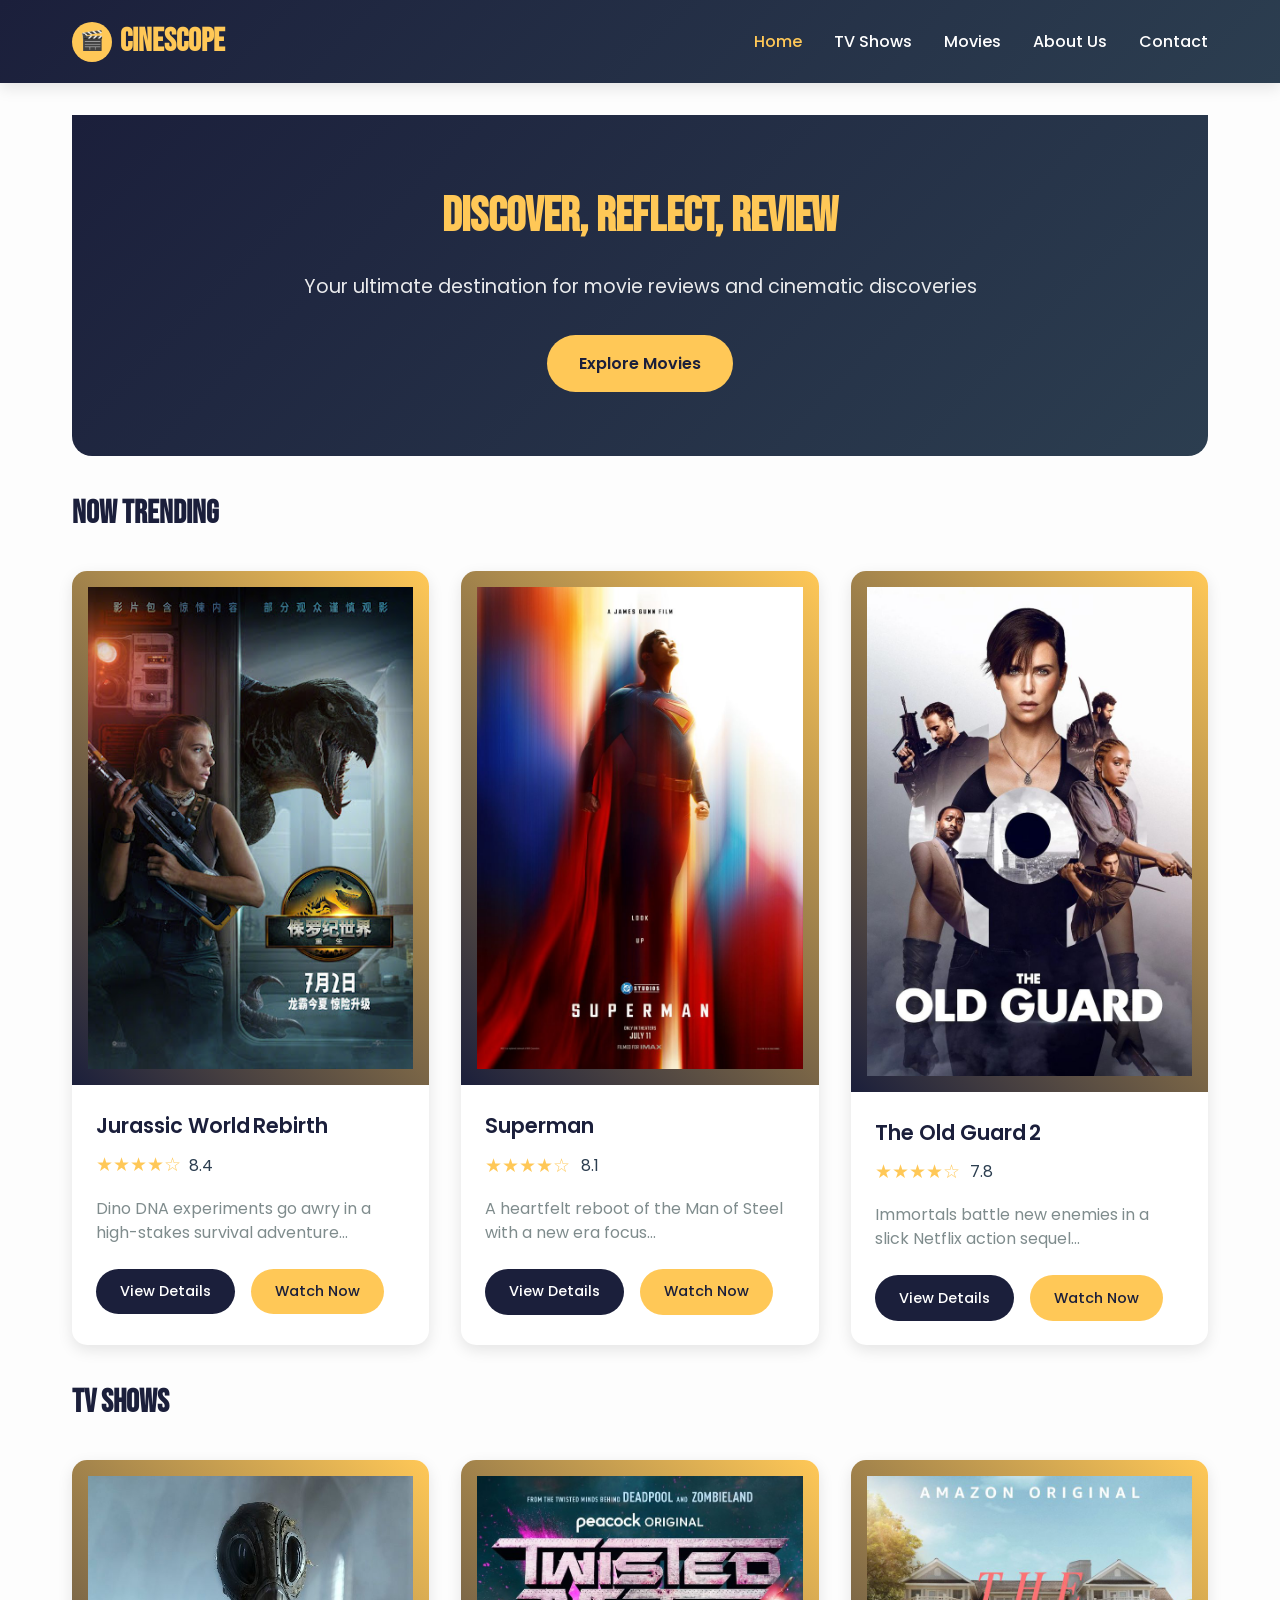
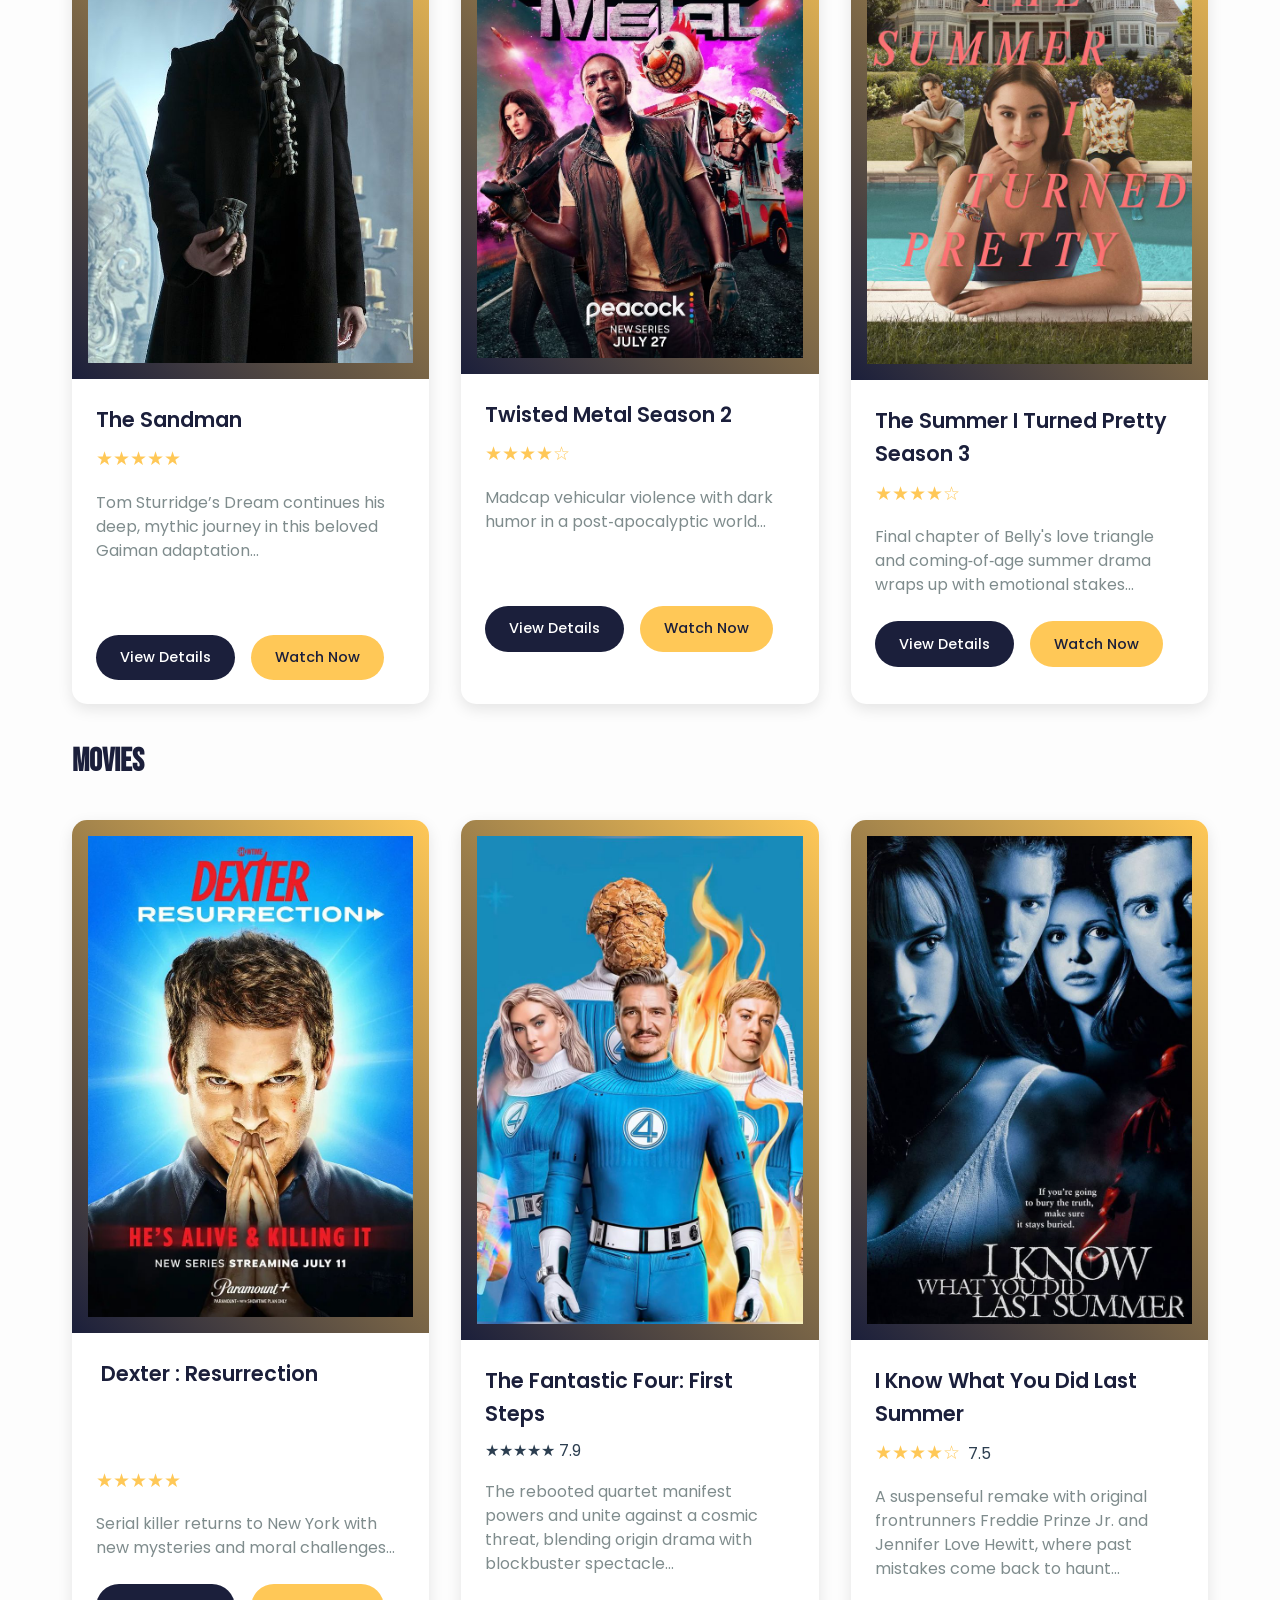
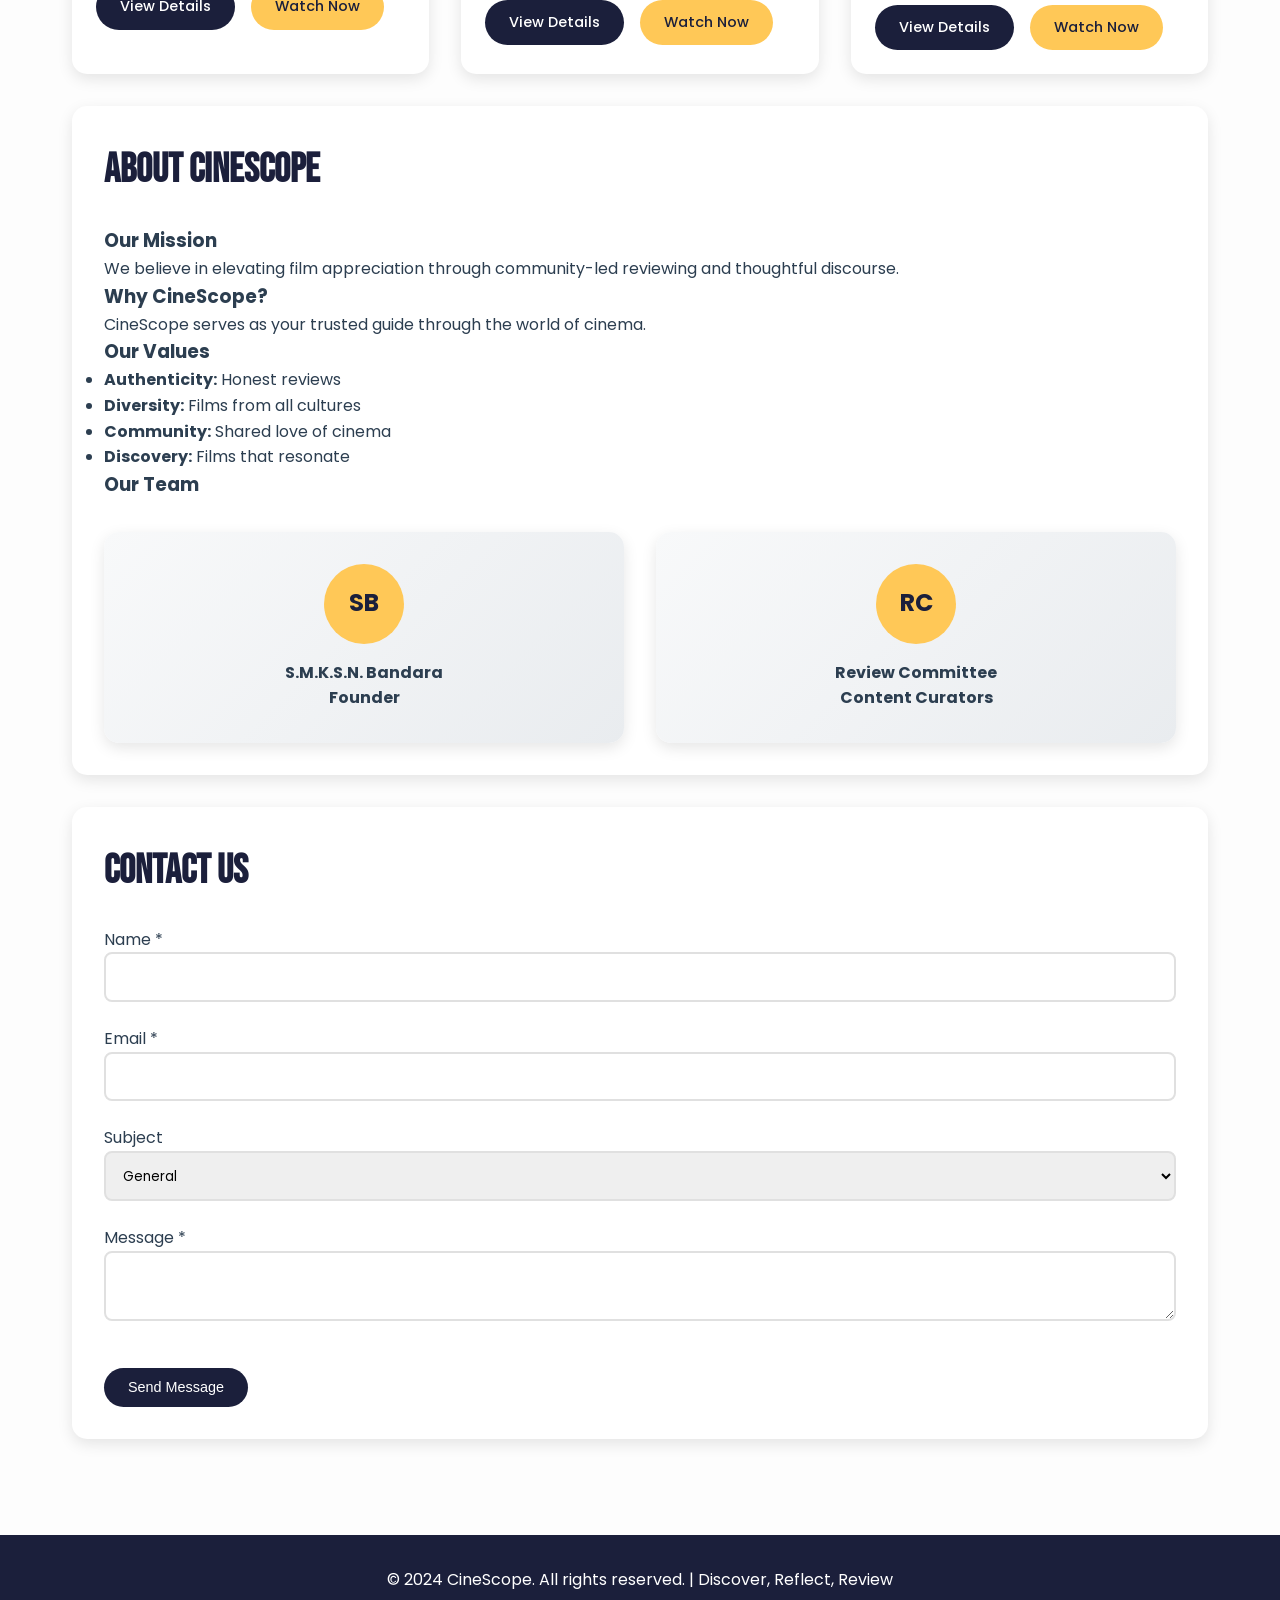
<file: index.html>
<!DOCTYPE html>
<html lang="en">
<head>
    <meta charset="UTF-8">
    <meta name="viewport" content="width=device-width, initial-scale=1.0">
    <title>CineScope - Discover, Reflect, Review</title>
    <link href="https://fonts.googleapis.com/css2?family=Bebas+Neue&family=Poppins:wght@300;400;500;600;700&display=swap" rel="stylesheet">
    <link rel="stylesheet" href="styles.css">
</head>
<body>
    <header>
        <nav>
            <div class="logo">
                <div class="logo-icon">🎬</div>
                <h1>CineScope</h1>
            </div>
            <ul class="nav-links">
                <li><a href="#home" class="active">Home</a></li>
                <!-- <li><a href="#categories">Categories</a></li> -->
                <li><a href="#tvshows">TV Shows</a></li>
                <li><a href="#films">Movies</a></li>
                <li><a href="#about">About Us</a></li>
                <li><a href="#contact">Contact</a></li>
            </ul>
        </nav>
    </header>

    <main>
        <section id="home">
            <div class="hero">
                <h2>Discover, Reflect, Review</h2>
                <p>Your ultimate destination for movie reviews and cinematic discoveries</p>
                <a class="cta-button" href="#films">Explore Movies</a>
            </div>

            <section>
                <h3 class="section-title">Now Trending</h3>
                <div class="movie-grid">
                    <div class="movie-card">
                        <img class="movie-poster" src="assets/jw.jpg"/>
                        <div class="movie-info">
                            <h4 class="movie-title">Jurassic World Rebirth</h4>
                            <div class="movie-rating"><span class="stars">★★★★☆</span> <span>8.4</span></div>
                            <p class="movie-description">Dino DNA experiments go awry in a high-stakes survival adventure...</p>
                            <div class="movie-actions">
                                <a class="btn btn-primary" href="#">View Details</a>
                                <a class="btn btn-secondary" href="#">Watch Now</a>
                            </div>
                        </div>
                    </div>
                    <div class="movie-card">
                        <img class="movie-poster" src="assets/07.jpg"/>
                        <div class="movie-info">
                            <h4 class="movie-title">Superman</h4>
                            <div class="movie-rating"><span class="stars">★★★★☆ </span> <span>8.1</span></div>
                            <p class="movie-description">A heartfelt reboot of the Man of Steel with a new era focus...</p>
                            <div class="movie-actions">
                                <a class="btn btn-primary" href="#">View Details</a>
                                <a class="btn btn-secondary" href="#">Watch Now</a>
                            </div>
                        </div>
                    </div>
                    <div class="movie-card">
                        <img class="movie-poster" src="assets/66.jpg"/>
                        <div class="movie-info">
                            <h4 class="movie-title">The Old Guard 2</h4>
                            <div class="movie-rating"><span class="stars">★★★★☆</span> <span> 7.8</span></div>
                            <p class="movie-description">Immortals battle new enemies in a slick Netflix action sequel...</p>
                            <div class="movie-actions">
                                <a class="btn btn-primary" href="#">View Details</a>
                                <a class="btn btn-secondary" href="#">Watch Now</a>
                            </div>
                        </div>
                    </div>
                </div>
            </section>
        </section>

        <section id="tvshows">
                <h3 class="section-title">TV Shows</h3>
                <div class="movie-grid">
                    <div class="movie-card">
                        <img src="assets/006.jpg" class="movie-poster"/>
                        <div class="movie-info">
                            <h4 class="movie-title">The Sandman</h4>
                            <div class="movie-rating"><span class="stars">★★★★★</span> <span>&nbsp;</span></div>
                            <p class="movie-description">Tom Sturridge’s Dream continues his deep, mythic journey in this beloved Gaiman adaptation...</p>
                            <p class="movie-description">&nbsp;</p>
<div class="movie-actions">
              <a class="btn btn-primary" href="#">View Details</a>
              <a class="btn btn-secondary" href="#">Watch Now</a>
            </div>
                        </div>
                    </div>
                    <div class="movie-card">
                        <img class="movie-poster" src="assets/twis.jpg"/>
                        <div class="movie-info">
                            <h4 class="movie-title">Twisted Metal Season 2</h4>
                            <div class="movie-rating"><span class="stars">★★★★☆</span> <span>&nbsp;</span></div>
                            <p class="movie-description">Madcap vehicular violence with dark humor in a post‑apocalyptic world...</p>
                            <p class="movie-description">&nbsp;</p>
<div class="movie-actions">
              <a class="btn btn-primary" href="#">View Details</a>
              <a class="btn btn-secondary" href="#">Watch Now</a>
            </div>
                        </div>
                    </div>
                    <div class="movie-card">
                        <img class="movie-poster" src="assets/008.jpg"/>
                        <div class="movie-info">
                            <h4 class="movie-title">The Summer I Turned Pretty Season 3</h4>
                            <div class="movie-rating"><span class="stars">★★★★☆</span> <span>&nbsp;</span></div>
                            <p class="movie-description">Final chapter of Belly's love triangle and coming‑of‑age summer drama wraps up with emotional stakes...</p>
                            <div class="movie-actions">
                                <a class="btn btn-primary" href="#">View Details</a>
                                <a class="btn btn-secondary" href="#">Watch Now</a>
                            </div>
                        </div>
                    </div>
                </div>
            </section>
        </section>

        <section id="films">
                <h3 class="section-title">Movies</h3>
                <div class="movie-grid">
                    <div class="movie-card">
                        <img class="movie-poster" src="assets/dexter2.jpg"/>
                        <div class="movie-info">
                            <h4 class="movie-title">&nbsp;Dexter : Resurrection</h4>
                          <h4 class="movie-title">&nbsp;</h4>
                            <p>&nbsp;</p>
<div class="movie-rating"><span class="stars">★★★★★</span> <span>&nbsp;</span></div>
                            <p class="movie-description">Serial killer returns to New York with new mysteries and moral challenges...</p>
                            <div class="movie-actions">
                                <a class="btn btn-primary" href="#">View Details</a>
                                <a class="btn btn-secondary" href="#">Watch Now</a>
                            </div>
                      </div>
                    </div>
                    <div class="movie-card">
                        <img class="movie-poster" src="assets/Fantastic Four.jpg"/>
                        <div class="movie-info">
                            <h4 class="movie-title">The Fantastic Four: First Steps</h4>
                            <div class="movie-rating"><span>★★★★★ 7.9</span></div>
                            <p class="movie-description">The rebooted quartet manifest powers and unite against a cosmic threat, blending origin drama with blockbuster spectacle...</p>
                            <div class="movie-actions">
                                <a class="btn btn-primary" href="#">View Details</a>
                                <a class="btn btn-secondary" href="#">Watch Now</a>
                            </div>
                        </div>
                    </div>
                    <div class="movie-card">
                        <img class="movie-poster" src="assets/i known.jpg"/>
                        <div class="movie-info">
                            <h4 class="movie-title">I Know What You Did Last Summer</h4>
                            <div class="movie-rating"><span class="stars">★★★★☆</span> <span>7.5</span></div>
                            <p class="movie-description">A suspenseful remake with original frontrunners Freddie Prinze Jr. and Jennifer Love Hewitt, where past mistakes come back to haunt...</p>
                            <div class="movie-actions">
                                <a class="btn btn-primary" href="#">View Details</a>
                                <a class="btn btn-secondary" href="#">Watch Now</a>
                            </div>
                        </div>
                    </div>
                </div>
            </section>
        </section>

        <!-- <section id="categories">
            <h2 class="section-title">Movie Categories</h2>
            <div class="filters">
                <div class="filter-group">
                    <label>Genre</label>
                    <select><option>Action</option></select>
                </div>
                <div class="filter-group">
                    <label>Language</label>
                    <select><option>English</option></select>
                </div>
                <div class="filter-group">
                    <label>Mood</label>
                    <select><option>Feel-Good</option></select>
                </div>
                <div class="filter-group">
                    <label>Available On</label>
                    <select><option>Netflix</option></select>
                </div>
            </div>
            <div class="movie-grid">
                <-- Static movie cards here -->
            <!-- </div>
        </section> --> 

        <section id="about">
            <div class="about-content">
                <h2>About CineScope</h2>
                <h3>Our Mission</h3>
                <p>We believe in elevating film appreciation through community-led reviewing and thoughtful discourse.</p>
                <h3>Why CineScope?</h3>
                <p>CineScope serves as your trusted guide through the world of cinema.</p>
                <h3>Our Values</h3>
                <ul>
                    <li><strong>Authenticity:</strong> Honest reviews</li>
                    <li><strong>Diversity:</strong> Films from all cultures</li>
                    <li><strong>Community:</strong> Shared love of cinema</li>
                    <li><strong>Discovery:</strong> Films that resonate</li>
                </ul>
                <h3>Our Team</h3>
                <div class="team-grid">
                    <div class="team-member">
                        <div class="team-avatar">SB</div>
                        <h4>S.M.K.S.N. Bandara</h4>
                        <p><strong>Founder</strong></p>
                    </div>
                    <div class="team-member">
                        <div class="team-avatar">RC</div>
                        <h4>Review Committee</h4>
                        <p><strong>Content Curators</strong></p>
                    </div>
                </div>
            </div>
        </section>

        <section id="contact">
            <div class="contact-form">
                <h2>Contact Us</h2>
                <form>
                    <div class="form-group">
                        <label>Name *</label>
                        <input type="text" required>
                    </div>
                    <div class="form-group">
                        <label>Email *</label>
                        <input type="email" required>
                    </div>
                    <div class="form-group">
                        <label>Subject</label>
                        <select><option>General</option></select>
                    </div>
                    <div class="form-group">
                        <label>Message *</label>
                        <textarea required></textarea>
                    </div>
                    <button type="submit" class="btn btn-primary">Send Message</button>
                </form>
            </div>
        </section>
    </main>

    <footer>
        <p>© 2024 CineScope. All rights reserved. | Discover, Reflect, Review</p>
    </footer>
</body>
</html>
</file>
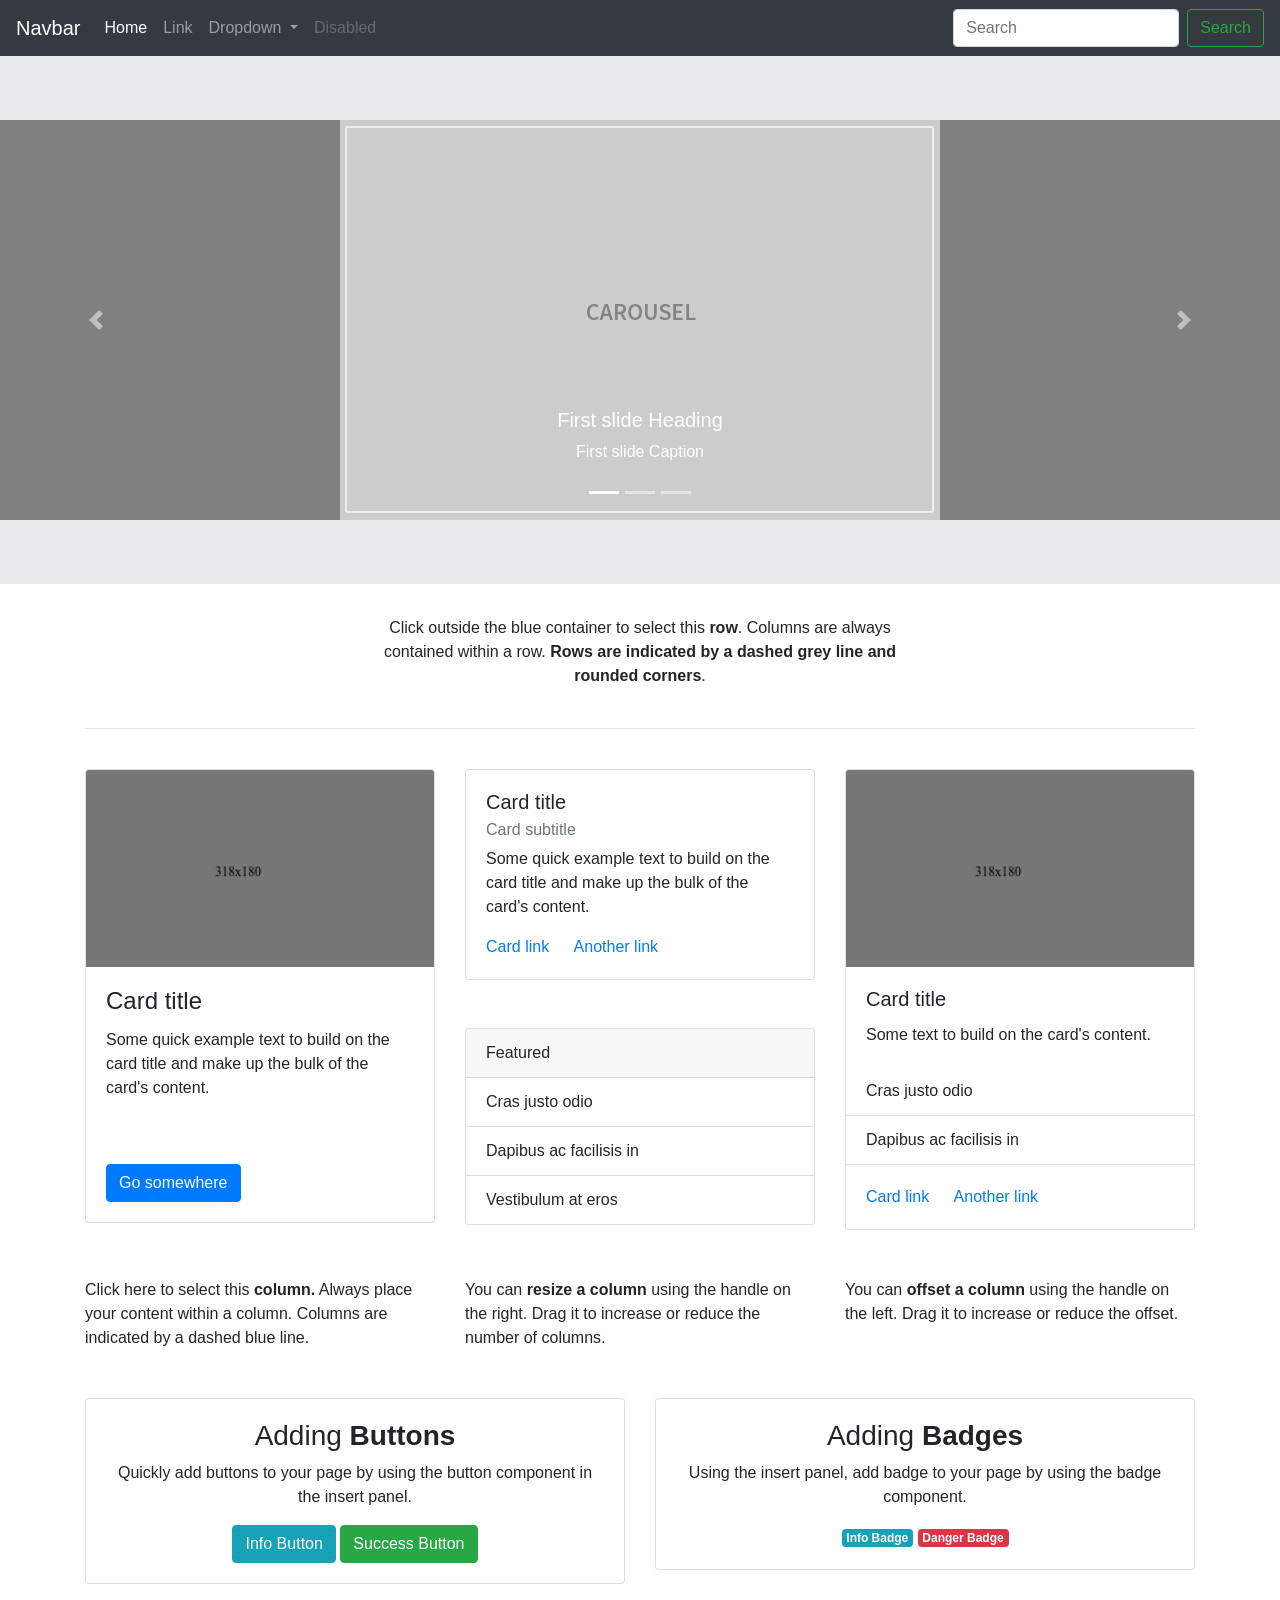
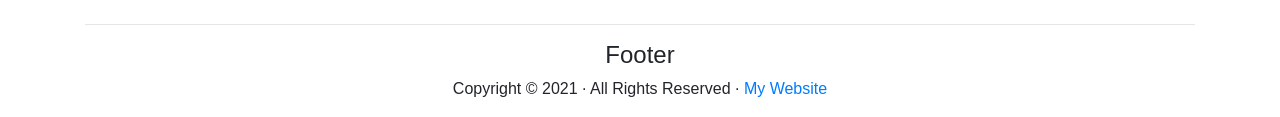
<file: 2.html>
<!DOCTYPE html>
<html lang="en">
  <head>
    <meta charset="utf-8">
    <meta http-equiv="X-UA-Compatible" content="IE=edge">
    <meta name="viewport" content="width=device-width, initial-scale=1">
    <title>Bootstrap - Prebuilt Layout</title>

    <!-- Bootstrap -->
    <link href="css/bootstrap-4.4.1.css" rel="stylesheet">

  </head>
  <body>
    <nav class="navbar navbar-expand-lg navbar-dark bg-dark">
       <a class="navbar-brand" href="#">Navbar</a>
       <button class="navbar-toggler" type="button" data-toggle="collapse" data-target="#navbarSupportedContent" aria-controls="navbarSupportedContent" aria-expanded="false" aria-label="Toggle navigation">
       <span class="navbar-toggler-icon"></span>
       </button>
       <div class="collapse navbar-collapse" id="navbarSupportedContent">
          <ul class="navbar-nav mr-auto">
             <li class="nav-item active">
                <a class="nav-link" href="#">Home <span class="sr-only">(current)</span></a>
             </li>
             <li class="nav-item">
                <a class="nav-link" href="#">Link</a>
             </li>
             <li class="nav-item dropdown">
                <a class="nav-link dropdown-toggle" href="#" id="navbarDropdown" role="button" data-toggle="dropdown" aria-haspopup="true" aria-expanded="false">
                Dropdown
                </a>
                <div class="dropdown-menu" aria-labelledby="navbarDropdown">
                   <a class="dropdown-item" href="#">Action</a>
                   <a class="dropdown-item" href="#">Another action</a>
                   <div class="dropdown-divider"></div>
                   <a class="dropdown-item" href="#">Something else here</a>
                </div>
             </li>
             <li class="nav-item">
                <a class="nav-link disabled" href="#">Disabled</a>
             </li>
          </ul>
          <form class="form-inline my-2 my-lg-0">
             <input class="form-control mr-sm-2" type="search" placeholder="Search" aria-label="Search">
             <button class="btn btn-outline-success my-2 my-sm-0" type="submit">Search</button>
          </form>
       </div>
    </nav>

    <div class="jumbotron jumbotron-fluid text-center">
      <div id="carouselExampleIndicators1" class="carousel slide" data-ride="carousel" style="background-color: grey">
        <ol class="carousel-indicators">
          <li data-target="#carouselExampleIndicators1" data-slide-to="0" class="active"></li>
          <li data-target="#carouselExampleIndicators1" data-slide-to="1"></li>
          <li data-target="#carouselExampleIndicators1" data-slide-to="2"></li>
        </ol>
        <div class="carousel-inner" role="listbox">
          <div class="carousel-item active"> <img class="d-block mx-auto" src="images/Carousel_Placeholder.png" alt="First slide">
            <div class="carousel-caption">
              <h5>First slide Heading</h5>
              <p>First slide Caption</p>
            </div>
          </div>
          <div class="carousel-item"> <img class="d-block mx-auto" src="images/Carousel_Placeholder.png" alt="Second slide">
            <div class="carousel-caption">
              <h5>Second slide Heading</h5>
              <p>Second slide Caption</p>
            </div>
          </div>
          <div class="carousel-item"> <img class="d-block mx-auto" src="images/Carousel_Placeholder.png" alt="Third slide">
            <div class="carousel-caption">
              <h5>Third slide Heading</h5>
              <p>Third slide Caption</p>
            </div>
          </div>
        </div>
        <a class="carousel-control-prev" href="#carouselExampleIndicators1" role="button" data-slide="prev"> <span class="carousel-control-prev-icon" aria-hidden="true"></span> <span class="sr-only">Previous</span> </a> <a class="carousel-control-next" href="#carouselExampleIndicators1" role="button" data-slide="next"> <span class="carousel-control-next-icon" aria-hidden="true"></span> <span class="sr-only">Next</span> </a> </div>
    </div>
    <div class="container">
       <div class="row text-center">
          <div class="col-lg-6 offset-lg-3">Click outside the blue container to select this <strong>row</strong>. Columns are always contained within a row. <strong>Rows are indicated by a dashed grey line and rounded corners</strong>. </div>
       </div>
       <br>
       <hr>
       <br>
       <div class="row">
          <div class="col-md-4">
             <div class="card">
                <img class="card-img-top" src="images/card-img.png" alt="Card image cap">
                <div class="card-body">
                   <h4 class="card-title">Card title</h4>
                   <p class="card-text">Some quick example text to build on the card title and make up the bulk of the card's content.</p>
                   <br><br>
                   <a href="#" class="btn btn-primary">Go somewhere</a>
                </div>
             </div>
          </div>
          <div class="col-md-4">
             <div class="card">
                <div class="card-body">
                   <h5 class="card-title">Card title</h5>
                   <h6 class="card-subtitle mb-2 text-muted">Card subtitle</h6>
                   <p class="card-text">Some quick example text to build on the card title and make up the bulk of the card's content.</p>
                   <a href="#" class="card-link">Card link</a>
                   <a href="#" class="card-link">Another link</a>
                </div>
             </div>
             <br>
             <br/>
             <div class="card">
                <div class="card-header">
                   Featured
                </div>
                <ul class="list-group list-group-flush">
                   <li class="list-group-item">Cras justo odio</li>
                   <li class="list-group-item">Dapibus ac facilisis in</li>
                   <li class="list-group-item">Vestibulum at eros</li>
                </ul>
             </div>
          </div>
          <div class="col-md-4">
             <div class="card">
                <img class="card-img-top" src="images/card-img.png" alt="Card image cap">
                <div class="card-body">
                   <h5 class="card-title">Card title</h5>
                   <p class="card-text">Some text to build on the card's content.</p>
                </div>
                <ul class="list-group list-group-flush">
                   <li class="list-group-item">Cras justo odio</li>
                   <li class="list-group-item">Dapibus ac facilisis in</li>
                </ul>
                <div class="card-body">
                   <a href="#" class="card-link">Card link</a>
                   <a href="#" class="card-link">Another link</a>
                </div>
             </div>
          </div>
       </div>
       <br/>
       <br/>
       <div class="row">
          <div class=" col-md-4"> Click here to select this<strong> column.</strong> Always place your content within a column. Columns are indicated by a dashed blue line. </div>
          <div class="col-md-4 "> You can <strong>resize a column</strong> using the handle on the right. Drag it to increase or reduce the number of columns.</div>
          <div class="col-md-4 "> You can <strong>offset a column</strong> using the handle on the left. Drag it to increase or reduce the offset. </div>
       </div>
       <br/>
       <br/>
       <div class="row">
          <div class="col-md-6 text-center">
             <div class="card">
                <div class="card-body">
                   <h3>Adding <strong>Buttons</strong></h3>
                   <p>Quickly add buttons to your page by using the button component in the insert panel. </p>
                   <button type="button" class="btn btn-info btn-md">Info Button</button>
                   <button type="button" class="btn btn-success btn-md">Success Button</button>
                </div>
             </div>
          </div>
          <div class="text-center col-md-6">
             <div class="card">
                <div class="card-body">
                   <h3>Adding <strong>Badges</strong></h3>
                   <p>Using the insert panel, add badge to your page by using the badge component.</p>
                   <span class="badge badge-info">Info Badge</span> <span class="badge badge-danger">Danger Badge</span>
                </div>
             </div>
          </div>
       </div>
       <br>
       <hr>
       <div class="row">
          <div class="text-center col-lg-6 offset-lg-3">
             <h4>Footer </h4>
             <p>Copyright &copy; 2021 &middot; All Rights Reserved &middot; <a href="#" >My Website</a></p>
          </div>
       </div>
    </div>
    <!-- jQuery (necessary for Bootstrap's JavaScript plugins) --> 
    <script src="js/jquery-3.4.1.min.js"></script>

    <!-- Include all compiled plugins (below), or include individual files as needed --> 
    <script src="js/popper.min.js"></script>
    <script src="js/bootstrap-4.4.1.js"></script>
  </body>
</html>
</file>
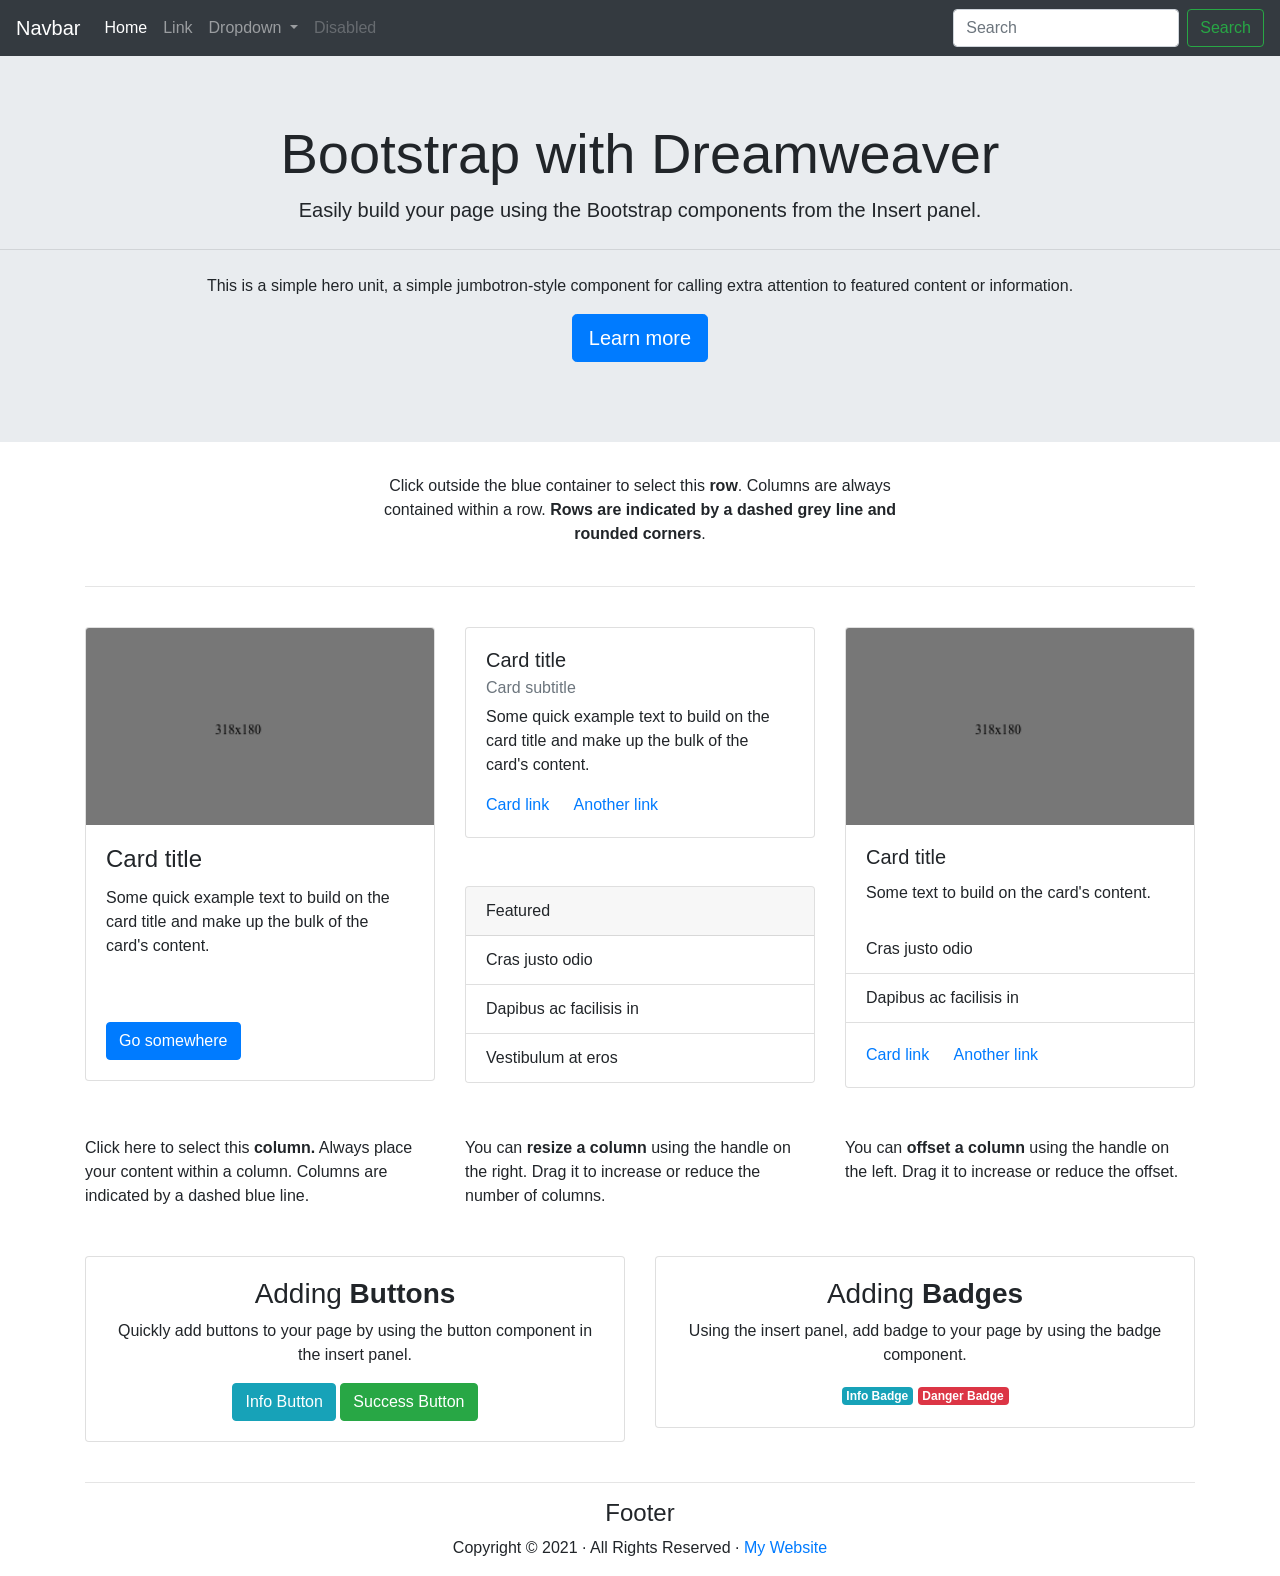
<file: Untitled-1.html>
<!DOCTYPE html>
<html lang="en">
  <head>
    <meta charset="utf-8">
    <meta http-equiv="X-UA-Compatible" content="IE=edge">
    <meta name="viewport" content="width=device-width, initial-scale=1">
    <title>Bootstrap - Prebuilt Layout</title>

    <!-- Bootstrap -->
    <link href="css/bootstrap-4.4.1.css" rel="stylesheet">

  </head>
  <body>
    <nav class="navbar navbar-expand-lg navbar-dark bg-dark">
       <a class="navbar-brand" href="#">Navbar</a>
       <button class="navbar-toggler" type="button" data-toggle="collapse" data-target="#navbarSupportedContent" aria-controls="navbarSupportedContent" aria-expanded="false" aria-label="Toggle navigation">
       <span class="navbar-toggler-icon"></span>
       </button>
       <div class="collapse navbar-collapse" id="navbarSupportedContent">
          <ul class="navbar-nav mr-auto">
             <li class="nav-item active">
                <a class="nav-link" href="#">Home <span class="sr-only">(current)</span></a>
             </li>
             <li class="nav-item">
                <a class="nav-link" href="#">Link</a>
             </li>
             <li class="nav-item dropdown">
                <a class="nav-link dropdown-toggle" href="#" id="navbarDropdown" role="button" data-toggle="dropdown" aria-haspopup="true" aria-expanded="false">
                Dropdown
                </a>
                <div class="dropdown-menu" aria-labelledby="navbarDropdown">
                   <a class="dropdown-item" href="#">Action</a>
                   <a class="dropdown-item" href="#">Another action</a>
                   <div class="dropdown-divider"></div>
                   <a class="dropdown-item" href="#">Something else here</a>
                </div>
             </li>
             <li class="nav-item">
                <a class="nav-link disabled" href="#">Disabled</a>
             </li>
          </ul>
          <form class="form-inline my-2 my-lg-0">
             <input class="form-control mr-sm-2" type="search" placeholder="Search" aria-label="Search">
             <button class="btn btn-outline-success my-2 my-sm-0" type="submit">Search</button>
          </form>
       </div>
    </nav>

    <div class="jumbotron jumbotron-fluid text-center">
       <h1 class="display-4">Bootstrap with Dreamweaver</h1>
       <p class="lead">Easily build your page using the Bootstrap components from the Insert panel.</p>
       <hr class="my-4">
       <p>This is a simple hero unit, a simple jumbotron-style component for calling extra attention to featured content or information.</p>
       <p class="lead">
          <a class="btn btn-primary btn-lg" href="#" role="button">Learn more</a>
       </p>
    </div>
    <div class="container">
       <div class="row text-center">
          <div class="col-lg-6 offset-lg-3">Click outside the blue container to select this <strong>row</strong>. Columns are always contained within a row. <strong>Rows are indicated by a dashed grey line and rounded corners</strong>. </div>
       </div>
       <br>
       <hr>
       <br>
       <div class="row">
          <div class="col-md-4">
             <div class="card">
                <img class="card-img-top" src="images/card-img.png" alt="Card image cap">
                <div class="card-body">
                   <h4 class="card-title">Card title</h4>
                   <p class="card-text">Some quick example text to build on the card title and make up the bulk of the card's content.</p>
                   <br><br>
                   <a href="#" class="btn btn-primary">Go somewhere</a>
                </div>
             </div>
          </div>
          <div class="col-md-4">
             <div class="card">
                <div class="card-body">
                   <h5 class="card-title">Card title</h5>
                   <h6 class="card-subtitle mb-2 text-muted">Card subtitle</h6>
                   <p class="card-text">Some quick example text to build on the card title and make up the bulk of the card's content.</p>
                   <a href="#" class="card-link">Card link</a>
                   <a href="#" class="card-link">Another link</a>
                </div>
             </div>
             <br>
             <br/>
             <div class="card">
                <div class="card-header">
                   Featured
                </div>
                <ul class="list-group list-group-flush">
                   <li class="list-group-item">Cras justo odio</li>
                   <li class="list-group-item">Dapibus ac facilisis in</li>
                   <li class="list-group-item">Vestibulum at eros</li>
                </ul>
             </div>
          </div>
          <div class="col-md-4">
             <div class="card">
                <img class="card-img-top" src="images/card-img.png" alt="Card image cap">
                <div class="card-body">
                   <h5 class="card-title">Card title</h5>
                   <p class="card-text">Some text to build on the card's content.</p>
                </div>
                <ul class="list-group list-group-flush">
                   <li class="list-group-item">Cras justo odio</li>
                   <li class="list-group-item">Dapibus ac facilisis in</li>
                </ul>
                <div class="card-body">
                   <a href="#" class="card-link">Card link</a>
                   <a href="#" class="card-link">Another link</a>
                </div>
             </div>
          </div>
       </div>
       <br/>
       <br/>
       <div class="row">
          <div class=" col-md-4"> Click here to select this<strong> column.</strong> Always place your content within a column. Columns are indicated by a dashed blue line. </div>
          <div class="col-md-4 "> You can <strong>resize a column</strong> using the handle on the right. Drag it to increase or reduce the number of columns.</div>
          <div class="col-md-4 "> You can <strong>offset a column</strong> using the handle on the left. Drag it to increase or reduce the offset. </div>
       </div>
       <br/>
       <br/>
       <div class="row">
          <div class="col-md-6 text-center">
             <div class="card">
                <div class="card-body">
                   <h3>Adding <strong>Buttons</strong></h3>
                   <p>Quickly add buttons to your page by using the button component in the insert panel. </p>
                   <button type="button" class="btn btn-info btn-md">Info Button</button>
                   <button type="button" class="btn btn-success btn-md">Success Button</button>
                </div>
             </div>
          </div>
          <div class="text-center col-md-6">
             <div class="card">
                <div class="card-body">
                   <h3>Adding <strong>Badges</strong></h3>
                   <p>Using the insert panel, add badge to your page by using the badge component.</p>
                   <span class="badge badge-info">Info Badge</span> <span class="badge badge-danger">Danger Badge</span>
                </div>
             </div>
          </div>
       </div>
       <br>
       <hr>
       <div class="row">
          <div class="text-center col-lg-6 offset-lg-3">
             <h4>Footer </h4>
             <p>Copyright &copy; 2021 &middot; All Rights Reserved &middot; <a href="#" >My Website</a></p>
          </div>
       </div>
    </div>
    <!-- jQuery (necessary for Bootstrap's JavaScript plugins) --> 
    <script src="js/jquery-3.4.1.min.js"></script>

    <!-- Include all compiled plugins (below), or include individual files as needed --> 
    <script src="js/popper.min.js"></script>
    <script src="js/bootstrap-4.4.1.js"></script>
  </body>
</html>
</file>
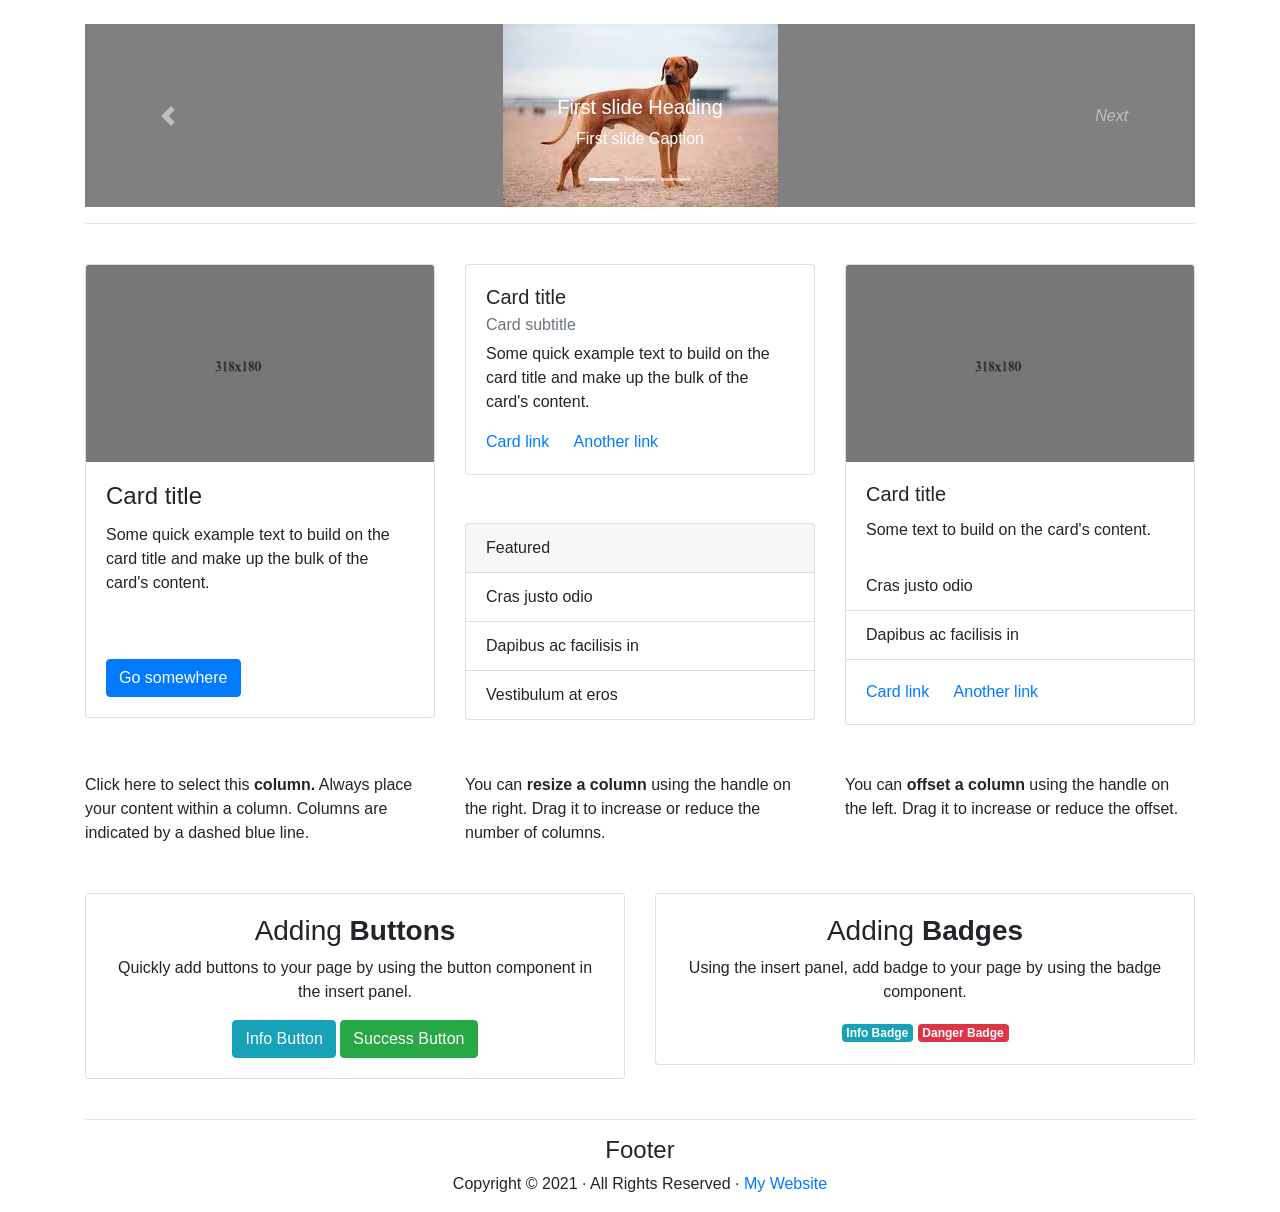
<file: Untitled-2.html>
<!DOCTYPE html>
<html lang="en">
  <head>
    <meta charset="utf-8">
    <meta http-equiv="X-UA-Compatible" content="IE=edge">
    <meta name="viewport" content="width=device-width, initial-scale=1">
    <title>Bootstrap - Prebuilt Layout</title>

    <!-- Bootstrap -->
    <link href="css/bootstrap-4.4.1.css" rel="stylesheet">
    <style type="text/css">
    .1 {
}
    </style>
  </head>
  <body>
<div class="container"> <br>
  <div id="carouselExampleIndicators1" class="carousel slide" data-ride="carousel" style="background-color: grey">
    <ol class="carousel-indicators">
      <li data-target="#carouselExampleIndicators1" data-slide-to="0" class="active"></li>
      <li data-target="#carouselExampleIndicators1" data-slide-to="1"></li>
      <li class="1" data-target="#carouselExampleIndicators1" data-slide-to="2"></li>
    </ol>
    <div class="carousel-inner" role="listbox">
      <div class="carousel-item active"> <img class="d-block mx-auto img-fluid" src="images (1).jpg" alt="First slide">
        <div class="carousel-caption">
          <h5>First slide Heading</h5>
          <p>First slide Caption</p>
        </div>
      </div>
      <div class="carousel-item"> <img class="d-block mx-auto img-fluid" src="88ff5600-d979-11ef-a5c8-1da73bd59591.jpg" alt="Second slide">
        <div class="carousel-caption">
          <h5>Second slide Heading</h5>
          <p>Second slide Caption</p>
        </div>
      </div>
      <div class="carousel-item"> <img class="d-block mx-auto img-fluid" src="Labrador_Retriever_portrait.jpg" alt="Third slide">
        <div class="carousel-caption">
          <h5>Third slide Heading</h5>
          <p>Third slide Caption</p>
        </div>
      </div>
    </div>
    <a class="carousel-control-prev" href="#carouselExampleIndicators1" role="button" data-slide="prev"> <span class="carousel-control-prev-icon" aria-hidden="true"></span> <span class="sr-only">Previous</span> </a> <a class="carousel-control-next" href="#carouselExampleIndicators1" role="button" data-slide="next"> <em>Next</em></a> </div>
<hr>
  <br>
       <div class="row">
          <div class="col-md-4">
             <div class="card">
               <img class="card-img-top" src="images/card-img.png" alt="Card image cap">
                <div class="card-body">
                   <h4 class="card-title">Card title</h4>
                   <p class="card-text">Some quick example text to build on the card title and make up the bulk of the card's content.</p>
                   <br><br>
                   <a href="#" class="btn btn-primary">Go somewhere</a>
                </div>
             </div>
          </div>
          <div class="col-md-4">
             <div class="card">
                <div class="card-body">
                   <h5 class="card-title">Card title</h5>
                   <h6 class="card-subtitle mb-2 text-muted">Card subtitle</h6>
                   <p class="card-text">Some quick example text to build on the card title and make up the bulk of the card's content.</p>
                   <a href="#" class="card-link">Card link</a>
                   <a href="#" class="card-link">Another link</a>
                </div>
             </div>
             <br>
             <br/>
             <div class="card">
                <div class="card-header">
                   Featured
                </div>
                <ul class="list-group list-group-flush">
                   <li class="list-group-item">Cras justo odio</li>
                   <li class="list-group-item">Dapibus ac facilisis in</li>
                   <li class="list-group-item">Vestibulum at eros</li>
                </ul>
             </div>
          </div>
          <div class="col-md-4">
             <div class="card">
               <img class="card-img-top" src="images/card-img.png" alt="Card image cap">
                <div class="card-body">
                   <h5 class="card-title">Card title</h5>
                   <p class="card-text">Some text to build on the card's content.</p>
                </div>
                <ul class="list-group list-group-flush">
                   <li class="list-group-item">Cras justo odio</li>
                   <li class="list-group-item">Dapibus ac facilisis in</li>
                </ul>
                <div class="card-body">
                   <a href="#" class="card-link">Card link</a>
                   <a href="#" class="card-link">Another link</a>
                </div>
             </div>
          </div>
       </div>
       <br/>
       <br/>
       <div class="row">
          <div class=" col-md-4"> Click here to select this<strong> column.</strong> Always place your content within a column. Columns are indicated by a dashed blue line. </div>
          <div class="col-md-4 "> You can <strong>resize a column</strong> using the handle on the right. Drag it to increase or reduce the number of columns.</div>
          <div class="col-md-4 "> You can <strong>offset a column</strong> using the handle on the left. Drag it to increase or reduce the offset. </div>
       </div>
       <br/>
       <br/>
       <div class="row">
          <div class="col-md-6 text-center">
             <div class="card">
                <div class="card-body">
                   <h3>Adding <strong>Buttons</strong></h3>
                   <p>Quickly add buttons to your page by using the button component in the insert panel. </p>
                   <button type="button" class="btn btn-info btn-md">Info Button</button>
                   <button type="button" class="btn btn-success btn-md">Success Button</button>
                </div>
             </div>
          </div>
          <div class="text-center col-md-6">
             <div class="card">
                <div class="card-body">
                   <h3>Adding <strong>Badges</strong></h3>
                   <p>Using the insert panel, add badge to your page by using the badge component.</p>
                   <span class="badge badge-info">Info Badge</span> <span class="badge badge-danger">Danger Badge</span>
                </div>
             </div>
          </div>
       </div>
       <br>
       <hr>
       <div class="row">
          <div class="text-center col-lg-6 offset-lg-3">
             <h4>Footer </h4>
             <p>Copyright &copy; 2021 &middot; All Rights Reserved &middot; <a href="#" >My Website</a></p>
          </div>
       </div>
  </div>
    <!-- jQuery (necessary for Bootstrap's JavaScript plugins) --> 
    <script src="js/jquery-3.4.1.min.js"></script>

    <!-- Include all compiled plugins (below), or include individual files as needed --> 
    <script src="js/popper.min.js"></script>
  <script src="js/bootstrap-4.4.1.js"></script>
  </body>
</html>
</file>
<file: styles.css>
/* CineScope CSS */
* {
    margin: 0;
    padding: 0;
    box-sizing: border-box;
}

:root {
    --primary-color: #1B1F3B;
    --accent-color: #FFC857;
    --background-color: #FDFDFD;
    --text-dark: #2c3e50;
    --text-light: #7f8c8d;
    --border-color: #e0e0e0;
    --shadow: 0 5px 15px rgba(0,0,0,0.1);
}

body {
    font-family: 'Poppins', sans-serif;
    background-color: var(--background-color);
    color: var(--text-dark);
    line-height: 1.6;
    overflow-x: hidden;
}

header {
    background: linear-gradient(135deg, var(--primary-color), #2c3e50);
    z-index: 1000;
    color: white;
    padding: 1rem 0;
    box-shadow: var(--shadow);
}

nav {
    max-width: 1200px;
    margin: 0 auto;
    padding: 0 2rem;
    display: flex;
    justify-content: space-between;
    align-items: center;
}

.logo {
    display: flex;
    align-items: center;
    gap: 0.5rem;
}

.logo-icon {
    width: 40px;
    height: 40px;
    background: var(--accent-color);
    border-radius: 50%;
    display: flex;
    align-items: center;
    justify-content: center;
    font-weight: bold;
    color: var(--primary-color);
    font-size: 1.2rem;
}

.logo h1 {
    font-family: 'Bebas Neue', cursive;
    font-size: 2rem;
    color: var(--accent-color);
}

.nav-links {
    display: flex;
    list-style: none;
    gap: 2rem;
}

.nav-links a {
    color: white;
    text-decoration: none;
    font-weight: 500;
}

.nav-links a:hover,
.nav-links a.active {
    color: var(--accent-color);
}

main {
    max-width: 1200px;
    margin: 0 auto;
    padding: 2rem;
}

.hero {
    background: linear-gradient(135deg, var(--primary-color), #2c3e50);
    color: white;
    padding: 4rem 2rem;
    text-align: center;
    border-radius: 0 0 20px 20px;
}

.hero h2 {
    font-family: 'Bebas Neue', cursive;
    font-size: 3rem;
    margin-bottom: 1rem;
    color: var(--accent-color);
}

.hero p {
    font-size: 1.2rem;
    margin-bottom: 2rem;
    opacity: 0.9;
}

.cta-button {
    display: inline-block;
    background: var(--accent-color);
    color: var(--primary-color);
    padding: 1rem 2rem;
    text-decoration: none;
    border-radius: 50px;
    font-weight: 600;
    font-size: 1rem;
}

.section-title {
    font-family: 'Bebas Neue', cursive;
    font-size: 2rem;
    color: var(--primary-color);
    margin: 2rem 0 1rem 0;
}

.movie-grid {
    display: grid;
    grid-template-columns: repeat(auto-fit, minmax(300px, 1fr));
    gap: 2rem;
    margin: 2rem 0;
}

.movie-card {
    background: white;
    border-radius: 15px;
    overflow: hidden;
    box-shadow: var(--shadow);
    transition: all 0.3s;
}

.movie-card:hover {
    transform: translateY(-10px);
    box-shadow: 0 20px 40px rgba(0,0,0,0.15);
}

.movie-poster {
    width: 100%;
    height: auto;
    background: linear-gradient(45deg, var(--primary-color), var(--accent-color));
    display: flex;
    align-items: center;
    justify-content: center;
    color: white;
    font-size: 1.2rem;
    font-weight: bold;
    text-align: center;
    padding: 1rem;
}

.movie-info {
    padding: 1.5rem;
}

.movie-title {
    font-size: 1.3rem;
    font-weight: 600;
    margin-bottom: 0.5rem;
    color: var(--primary-color);
}

.movie-rating {
    display: flex;
    align-items: center;
    gap: 0.5rem;
    margin-bottom: 1rem;
}

.stars {
    color: var(--accent-color);
    font-size: 1.2rem;
}

.movie-description {
    color: var(--text-light);
    margin-bottom: 1.5rem;
    line-height: 1.5;
}

.movie-actions {
    display: flex;
    gap: 1rem;
}

.btn {
    padding: 0.7rem 1.5rem;
    border: none;
    border-radius: 25px;
    cursor: pointer;
    font-weight: 500;
    font-size: 0.9rem;
    text-align: center;
    text-decoration: none;
}

.btn-primary {
    background: var(--primary-color);
    color: white;
}

.btn-secondary {
    background: var(--accent-color);
    color: var(--primary-color);
}

footer {
    background: var(--primary-color);
    color: white;
    text-align: center;
    padding: 2rem;
    margin-top: 4rem;
}

.about-content,
.contact-form {
    background: white;
    padding: 2rem;
    border-radius: 15px;
    box-shadow: var(--shadow);
    margin-top: 2rem;
}

.about-content h2,
.contact-form h2 {
    font-family: 'Bebas Neue', cursive;
    font-size: 2.5rem;
    color: var(--primary-color);
    margin-bottom: 1.5rem;
}

.contact-form form .form-group {
    margin-bottom: 1.5rem;
}

.contact-form input,
.contact-form textarea,
.contact-form select {
    width: 100%;
    padding: 0.8rem;
    border: 2px solid var(--border-color);
    border-radius: 8px;
    font-family: inherit;
}

.contact-form button {
    margin-top: 1rem;
}

.team-grid {
    display: grid;
    grid-template-columns: repeat(auto-fit, minmax(250px, 1fr));
    gap: 2rem;
    margin-top: 2rem;
}

.team-member {
    text-align: center;
    padding: 2rem;
    border-radius: 15px;
    background: linear-gradient(135deg, #f8f9fa, #e9ecef);
    box-shadow: var(--shadow);
}

.team-avatar {
    width: 80px;
    height: 80px;
    border-radius: 50%;
    background: var(--accent-color);
    margin: 0 auto 1rem;
    display: flex;
    align-items: center;
    justify-content: center;
    font-size: 1.5rem;
    font-weight: bold;
    color: var(--primary-color);
}

/* Categories Section */
.filters {
    display: flex;
    flex-wrap: wrap;
    gap: 1.5rem;
    margin: 2rem 0;
    background: white;
    padding: 1.5rem;
    border-radius: 15px;
    box-shadow: var(--shadow);
}

.filter-group {
    display: flex;
    flex-direction: column;
    min-width: 150px;
    gap: 0.5rem;
}

.filter-group label {
    font-weight: 500;
    color: var(--text-dark);
}

.filter-group select {
    padding: 0.7rem;
    border: 2px solid var(--border-color);
    border-radius: 8px;
    background: white;
    font-family: inherit;
    transition: border-color 0.3s;
}

.filter-group select:focus {
    border-color: var(--accent-color);
    outline: none;
}
</file>
